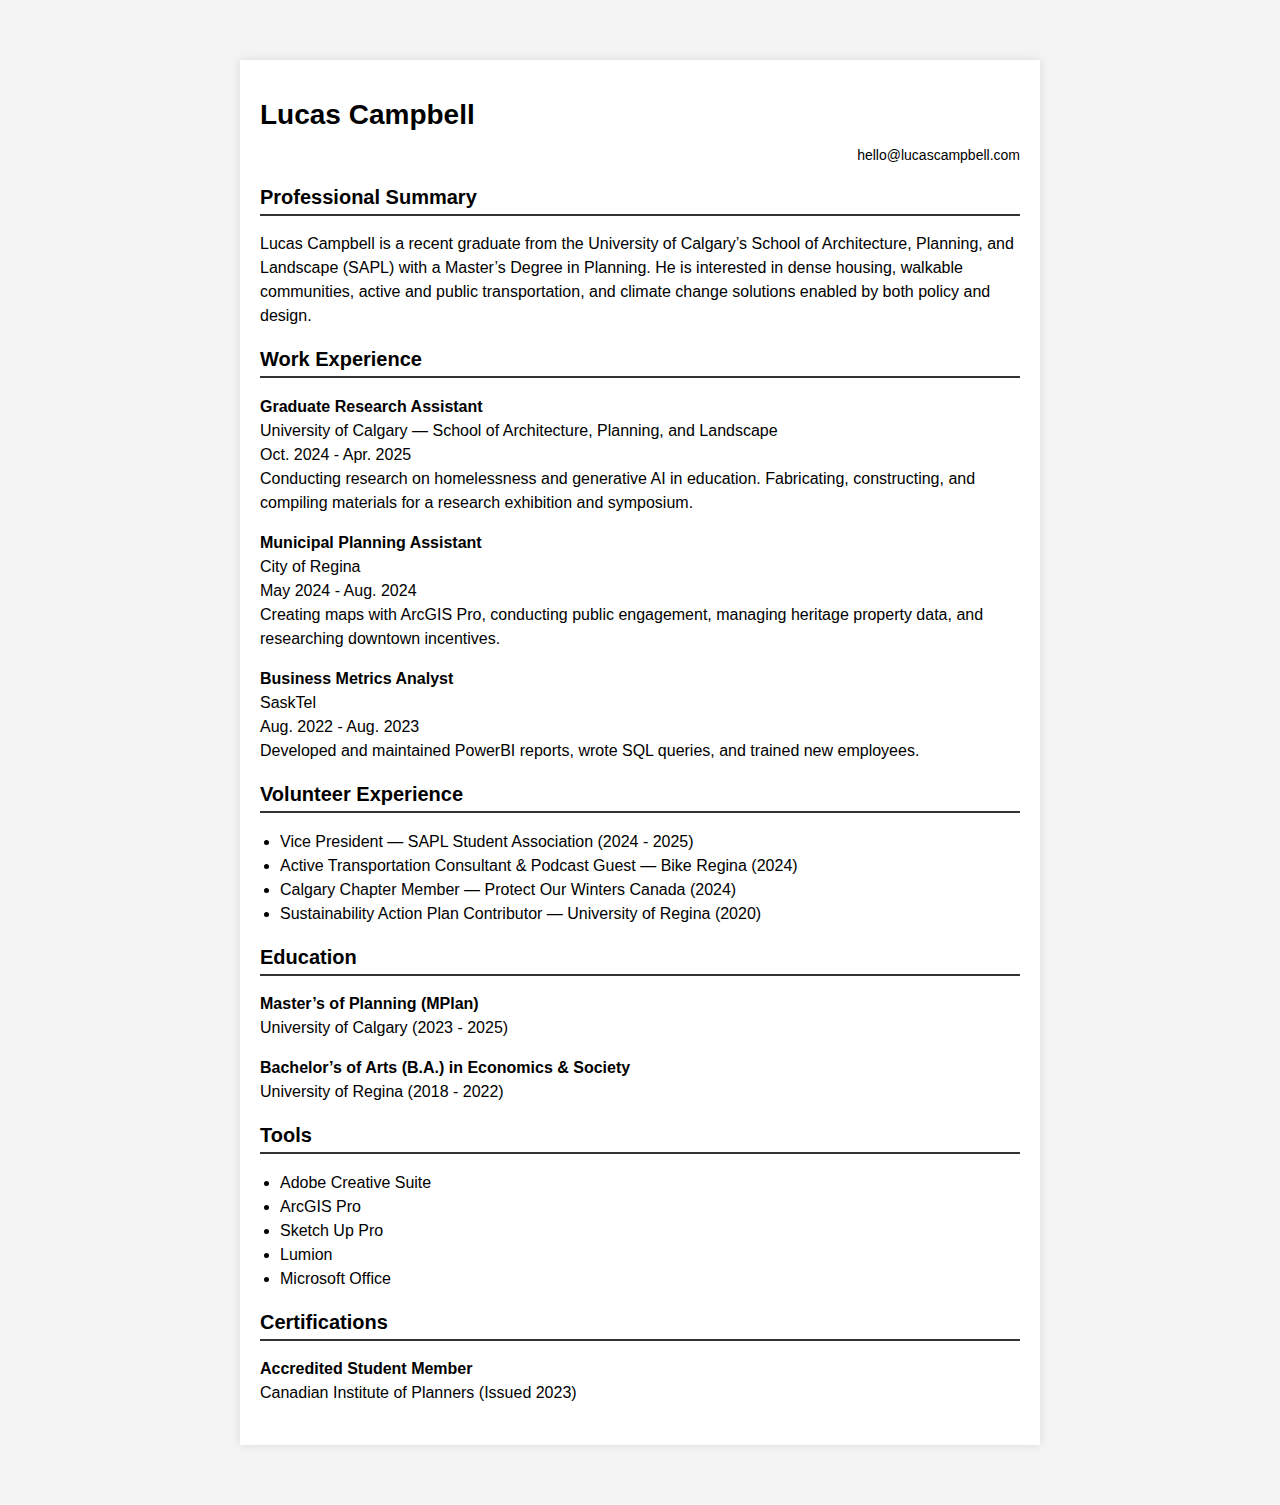
<file: resume.html>
<!DOCTYPE html>
<html lang="en">
<head>
    <meta charset="UTF-8">
    <meta name="viewport" content="width=device-width, initial-scale=1.0">
    <title>Lucas Campbell - Resume</title>
    <style>
        body {
            font-family: Arial, sans-serif;
            margin: 40px auto;
            max-width: 800px;
            padding: 20px;
            background-color: #f4f4f4;
        }
        .container {
            background: white;
            padding: 20px;
            box-shadow: 0 0 10px rgba(0, 0, 0, 0.1);
        }
        h1 {
            font-size: 28px;
            margin-bottom: 5px;
        }
        h2 {
            font-size: 20px;
            border-bottom: 2px solid #333;
            padding-bottom: 5px;
            margin-top: 20px;
        }
        p, li {
            font-size: 16px;
            line-height: 1.5;
        }
        .contact {
            text-align: right;
            font-size: 14px;
        }
        .section {
            margin-bottom: 20px;
        }
        ul {
            padding-left: 20px;
        }
    </style>
</head>
<body>
    <div class="container">
        <h1>Lucas Campbell</h1>
        <p class="contact">hello@lucascampbell.com</p>
        
        <div class="section">
            <h2>Professional Summary</h2>
            <p>Lucas Campbell is a recent graduate from the University of Calgary’s School of Architecture, Planning, and Landscape (SAPL) with a Master’s Degree in Planning. He is interested in dense housing, walkable communities, active and public transportation, and climate change solutions enabled by both policy and design.</p>
        </div>
        
        <div class="section">
            <h2>Work Experience</h2>
            <p><strong>Graduate Research Assistant</strong><br>University of Calgary — School of Architecture, Planning, and Landscape<br>Oct. 2024 - Apr. 2025<br>Conducting research on homelessness and generative AI in education. Fabricating, constructing, and compiling materials for a research exhibition and symposium.</p>
            
            <p><strong>Municipal Planning Assistant</strong><br>City of Regina<br>May 2024 - Aug. 2024<br>Creating maps with ArcGIS Pro, conducting public engagement, managing heritage property data, and researching downtown incentives.</p>
            
            <p><strong>Business Metrics Analyst</strong><br>SaskTel<br>Aug. 2022 - Aug. 2023<br>Developed and maintained PowerBI reports, wrote SQL queries, and trained new employees.</p>
        </div>
        
        <div class="section">
            <h2>Volunteer Experience</h2>
            <ul>
                <li>Vice President — SAPL Student Association (2024 - 2025)</li>
                <li>Active Transportation Consultant & Podcast Guest — Bike Regina (2024)</li>
                <li>Calgary Chapter Member — Protect Our Winters Canada (2024)</li>
                <li>Sustainability Action Plan Contributor — University of Regina (2020)</li>
            </ul>
        </div>
        
        <div class="section">
            <h2>Education</h2>
            <p><strong>Master’s of Planning (MPlan)</strong><br>University of Calgary (2023 - 2025)</p>
            <p><strong>Bachelor’s of Arts (B.A.) in Economics & Society</strong><br>University of Regina (2018 - 2022)</p>
        </div>
        
        <div class="section">
            <h2>Tools</h2>
            <ul>
                <li>Adobe Creative Suite</li>
                <li>ArcGIS Pro</li>
                <li>Sketch Up Pro</li>
                <li>Lumion</li>
                <li>Microsoft Office</li>
            </ul>
        </div>
        
        <div class="section">
            <h2>Certifications</h2>
            <p><strong>Accredited Student Member</strong><br>Canadian Institute of Planners (Issued 2023)</p>
        </div>
    </div>
</body>
</html>
</file>
